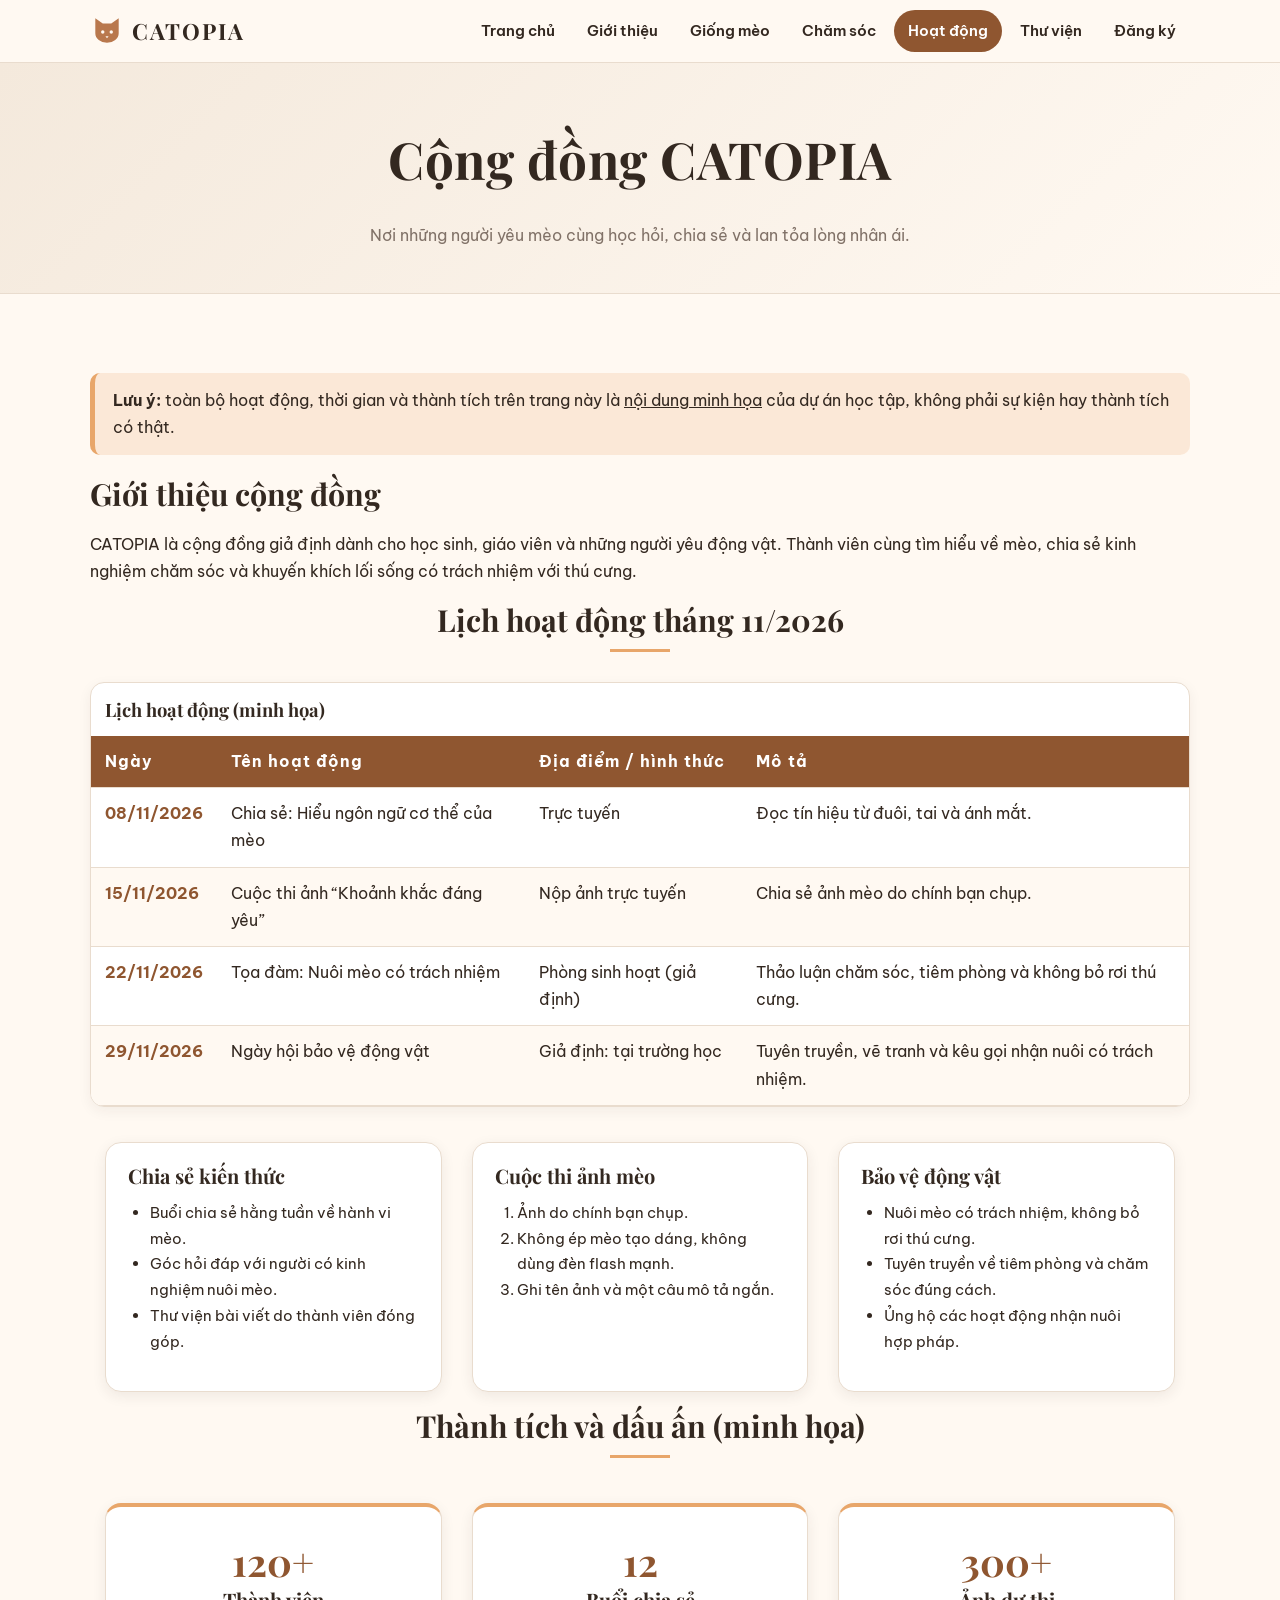
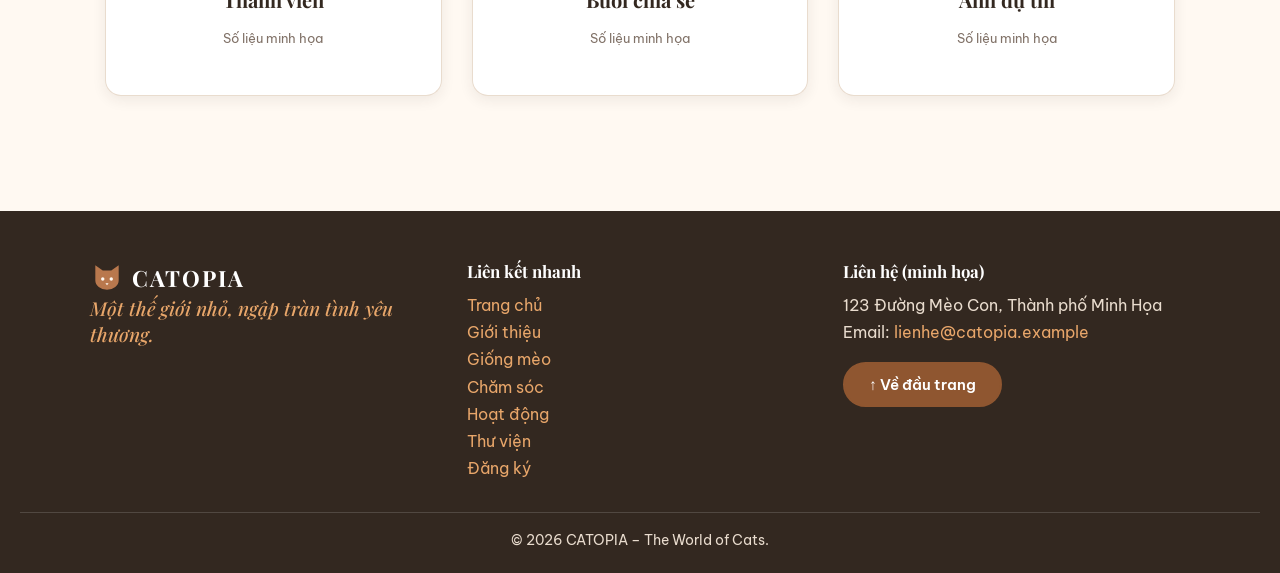
<file: activities.html>
<!DOCTYPE html>
<html lang="vi">
<head>
<meta charset="UTF-8">
<meta name="viewport" content="width=device-width, initial-scale=1">
<meta name="description" content="Lịch hoạt động, cuộc thi ảnh và các hoạt động bảo vệ động vật của cộng đồng CATOPIA (nội dung minh họa).">
<title>Cộng đồng CATOPIA | Hoạt động</title>
<link rel="preconnect" href="https://fonts.googleapis.com">
<link rel="stylesheet" href="https://fonts.googleapis.com/css2?family=Be+Vietnam+Pro:wght@400;600&family=Playfair+Display:ital,wght@0,600;0,700;1,500&display=swap">
<link rel="stylesheet" href="style.css">
</head>
<body id="top">
<header class="site-header"><div class="bar"><a class="logo" href="index.html"><svg viewBox="0 0 32 32" width="34" height="34" aria-hidden="true"><path d="M5 4l7 5h8l7-5v14a11 9 0 0 1-22 0z" fill="#B9784D"/><circle cx="12" cy="17" r="1.6" fill="#FFF9F2"/><circle cx="20" cy="17" r="1.6" fill="#FFF9F2"/><path d="M14.5 21h3L16 22.8z" fill="#FFF9F2"/></svg><span>CATOPIA</span></a><button class="menu-btn" type="button" aria-label="Mở menu" aria-expanded="false">☰</button><nav aria-label="Menu chính"><ul><li><a href="index.html">Trang chủ</a></li><li><a href="about.html">Giới thiệu</a></li><li><a href="breeds.html">Giống mèo</a></li><li><a href="care.html">Chăm sóc</a></li><li><a href="activities.html" class="active" aria-current="page">Hoạt động</a></li><li><a href="gallery.html">Thư viện</a></li><li><a href="register.html">Đăng ký</a></li></ul></nav></div></header>
<main>
<section class="page-head"><h1 id="main-title">Cộng đồng CATOPIA</h1><p>Nơi những người yêu mèo cùng học hỏi, chia sẻ và lan tỏa lòng nhân ái.</p></section><div class="section"><aside class="note"><p><strong>Lưu ý:</strong> toàn bộ hoạt động, thời gian và thành tích trên trang này là <u>nội dung minh họa</u> của dự án học tập, không phải sự kiện hay thành tích có thật.</p></aside><h2>Giới thiệu cộng đồng</h2><p>CATOPIA là cộng đồng giả định dành cho học sinh, giáo viên và những người yêu động vật. Thành viên cùng tìm hiểu về mèo, chia sẻ kinh nghiệm chăm sóc và khuyến khích lối sống có trách nhiệm với thú cưng.</p><h2 class="section-title">Lịch hoạt động tháng 11/2026</h2><div class="table-wrap"><table><caption>Lịch hoạt động (minh họa)</caption><thead><tr><th scope="col">Ngày</th><th scope="col">Tên hoạt động</th><th scope="col">Địa điểm / hình thức</th><th scope="col">Mô tả</th></tr></thead><tbody><tr><th scope="row">08/11/2026</th><td>Chia sẻ: Hiểu ngôn ngữ cơ thể của mèo</td><td>Trực tuyến</td><td>Đọc tín hiệu từ đuôi, tai và ánh mắt.</td></tr><tr><th scope="row">15/11/2026</th><td>Cuộc thi ảnh “Khoảnh khắc đáng yêu”</td><td>Nộp ảnh trực tuyến</td><td>Chia sẻ ảnh mèo do chính bạn chụp.</td></tr><tr><th scope="row">22/11/2026</th><td>Tọa đàm: Nuôi mèo có trách nhiệm</td><td>Phòng sinh hoạt (giả định)</td><td>Thảo luận chăm sóc, tiêm phòng và không bỏ rơi thú cưng.</td></tr><tr><th scope="row">29/11/2026</th><td>Ngày hội bảo vệ động vật</td><td>Giả định: tại trường học</td><td>Tuyên truyền, vẽ tranh và kêu gọi nhận nuôi có trách nhiệm.</td></tr></tbody></table></div><div class="row"><div class="block_3"><article class="card"><div class="body"><h3>Chia sẻ kiến thức</h3><ul><li>Buổi chia sẻ hằng tuần về hành vi mèo.</li><li>Góc hỏi đáp với người có kinh nghiệm nuôi mèo.</li><li>Thư viện bài viết do thành viên đóng góp.</li></ul></div></article></div><div class="block_3"><article class="card"><div class="body"><h3>Cuộc thi ảnh mèo</h3><ol><li>Ảnh do chính bạn chụp.</li><li>Không ép mèo tạo dáng, không dùng đèn flash mạnh.</li><li>Ghi tên ảnh và một câu mô tả ngắn.</li></ol></div></article></div><div class="block_3"><article class="card"><div class="body"><h3>Bảo vệ động vật</h3><ul><li>Nuôi mèo có trách nhiệm, không bỏ rơi thú cưng.</li><li>Tuyên truyền về tiêm phòng và chăm sóc đúng cách.</li><li>Ủng hộ các hoạt động nhận nuôi hợp pháp.</li></ul></div></article></div></div><h2 class="section-title">Thành tích và dấu ấn (minh họa)</h2><div class="row"><div class="block_3"><div class="card slogan-card"><span class="num">120+</span><h3>Thành viên</h3><p><small>Số liệu minh họa</small></p></div></div><div class="block_3"><div class="card slogan-card"><span class="num">12</span><h3>Buổi chia sẻ</h3><p><small>Số liệu minh họa</small></p></div></div><div class="block_3"><div class="card slogan-card"><span class="num">300+</span><h3>Ảnh dự thi</h3><p><small>Số liệu minh họa</small></p></div></div></div></div>
</main>
<footer class="site-footer"><div class="bar cols"><div><a class="logo" href="index.html"><svg viewBox="0 0 32 32" width="34" height="34" aria-hidden="true"><path d="M5 4l7 5h8l7-5v14a11 9 0 0 1-22 0z" fill="#B9784D"/><circle cx="12" cy="17" r="1.6" fill="#FFF9F2"/><circle cx="20" cy="17" r="1.6" fill="#FFF9F2"/><path d="M14.5 21h3L16 22.8z" fill="#FFF9F2"/></svg><span>CATOPIA</span></a><p class="slogan">Một thế giới nhỏ, ngập tràn tình yêu thương.</p></div><div><h3>Liên kết nhanh</h3><ul><li><a href="index.html">Trang chủ</a></li><li><a href="about.html">Giới thiệu</a></li><li><a href="breeds.html">Giống mèo</a></li><li><a href="care.html">Chăm sóc</a></li><li><a href="activities.html">Hoạt động</a></li><li><a href="gallery.html">Thư viện</a></li><li><a href="register.html">Đăng ký</a></li></ul></div><div><h3>Liên hệ (minh họa)</h3><p>123 Đường Mèo Con, Thành phố Minh Họa<br>Email: <a href="mailto:lienhe@catopia.example">lienhe@catopia.example</a></p><a class="btn" href="#top">↑ Về đầu trang</a></div></div><p class="copy">© 2026 CATOPIA – The World of Cats.</p></footer>
<script>
var b=document.querySelector('.menu-btn'),n=document.querySelector('nav');b.addEventListener('click',function(){var o=n.classList.toggle('open');b.setAttribute('aria-expanded',o);});
</script>
</body>
</html>
</file>
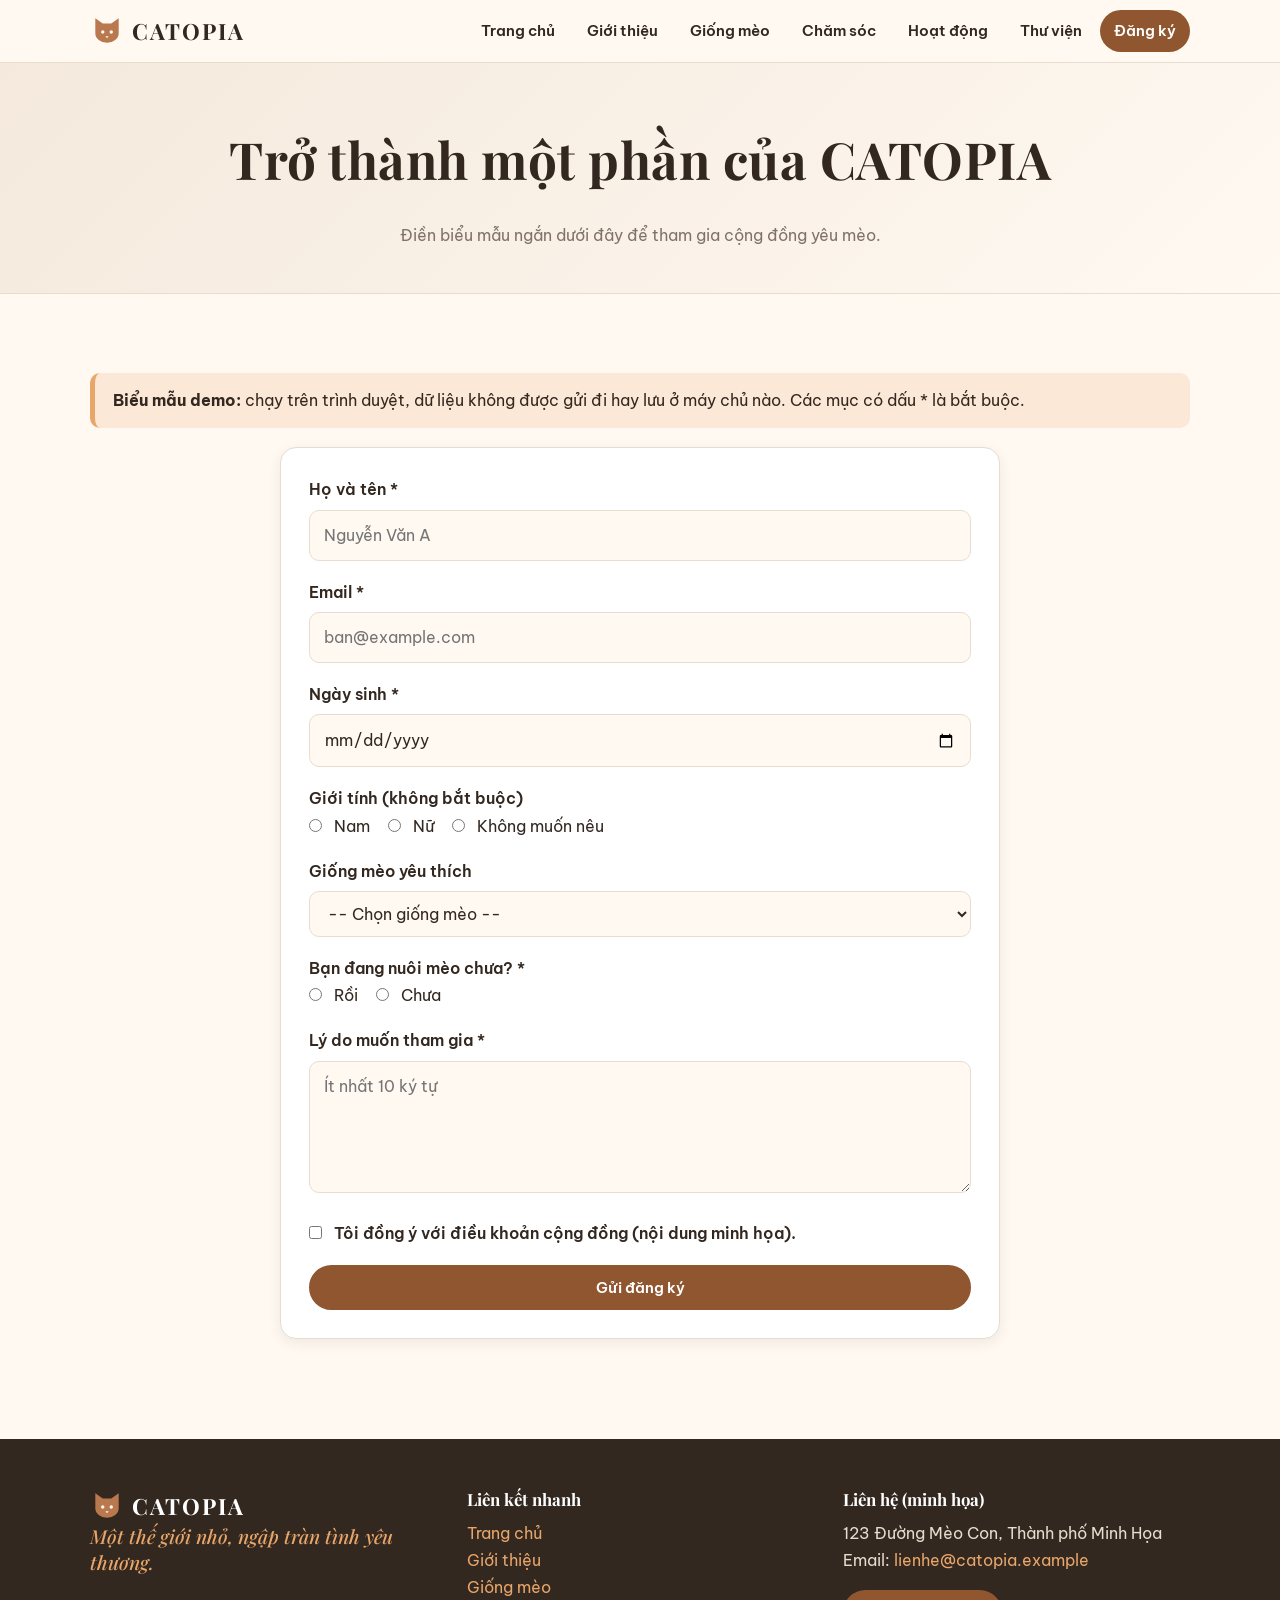
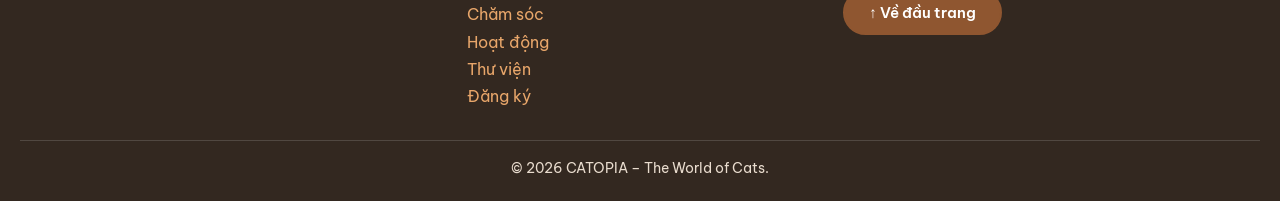
<file: register.html>
<!DOCTYPE html>
<html lang="vi">
<head>
<meta charset="UTF-8">
<meta name="viewport" content="width=device-width, initial-scale=1">
<meta name="description" content="Biểu mẫu đăng ký tham gia cộng đồng CATOPIA (bản demo chạy trên trình duyệt).">
<title>Đăng ký thành viên | CATOPIA</title>
<link rel="preconnect" href="https://fonts.googleapis.com">
<link rel="stylesheet" href="https://fonts.googleapis.com/css2?family=Be+Vietnam+Pro:wght@400;600&family=Playfair+Display:ital,wght@0,600;0,700;1,500&display=swap">
<link rel="stylesheet" href="style.css">
</head>
<body id="top">
<header class="site-header"><div class="bar"><a class="logo" href="index.html"><svg viewBox="0 0 32 32" width="34" height="34" aria-hidden="true"><path d="M5 4l7 5h8l7-5v14a11 9 0 0 1-22 0z" fill="#B9784D"/><circle cx="12" cy="17" r="1.6" fill="#FFF9F2"/><circle cx="20" cy="17" r="1.6" fill="#FFF9F2"/><path d="M14.5 21h3L16 22.8z" fill="#FFF9F2"/></svg><span>CATOPIA</span></a><button class="menu-btn" type="button" aria-label="Mở menu" aria-expanded="false">☰</button><nav aria-label="Menu chính"><ul><li><a href="index.html">Trang chủ</a></li><li><a href="about.html">Giới thiệu</a></li><li><a href="breeds.html">Giống mèo</a></li><li><a href="care.html">Chăm sóc</a></li><li><a href="activities.html">Hoạt động</a></li><li><a href="gallery.html">Thư viện</a></li><li><a href="register.html" class="active" aria-current="page">Đăng ký</a></li></ul></nav></div></header>
<main>
<section class="page-head"><h1 id="main-title">Trở thành một phần của CATOPIA</h1><p>Điền biểu mẫu ngắn dưới đây để tham gia cộng đồng yêu mèo.</p></section><div class="section"><aside class="note"><p><strong>Biểu mẫu demo:</strong> chạy trên trình duyệt, dữ liệu không được gửi đi hay lưu ở máy chủ nào. Các mục có dấu * là bắt buộc.</p></aside><p id="ok" class="ok" role="status" hidden></p><form id="reg"><div><label for="ten">Họ và tên *</label><input id="ten" name="ten" type="text" required autocomplete="name" placeholder="Nguyễn Văn A"></div><div><label for="email">Email *</label><input id="email" name="email" type="email" required placeholder="ban@example.com"></div><div><label for="ns">Ngày sinh *</label><input id="ns" name="ns" type="date" required></div><fieldset><legend>Giới tính (không bắt buộc)</legend><label><input type="radio" name="gt" value="nam"> Nam</label><label><input type="radio" name="gt" value="nu"> Nữ</label><label><input type="radio" name="gt" value="khac"> Không muốn nêu</label></fieldset><div><label for="giong">Giống mèo yêu thích</label><select id="giong" name="giong"><option value="">-- Chọn giống mèo --</option><option value="persian">Mèo Ba Tư</option><option value="british">Mèo Anh lông ngắn</option><option value="siamese">Mèo Xiêm</option><option value="mainecoon">Mèo Maine Coon</option><option value="bengal">Mèo Bengal</option><option value="ragdoll">Mèo Ragdoll</option><option value="chuabiet">Chưa biết</option></select></div><fieldset><legend>Bạn đang nuôi mèo chưa? *</legend><label><input type="radio" name="nuoi" value="co" required> Rồi</label><label><input type="radio" name="nuoi" value="chua"> Chưa</label></fieldset><div><label for="lydo">Lý do muốn tham gia *</label><textarea id="lydo" name="lydo" rows="4" required minlength="10" placeholder="Ít nhất 10 ký tự"></textarea></div><label><input type="checkbox" name="dk" required> Tôi đồng ý với điều khoản cộng đồng (nội dung minh họa).</label><button class="btn" type="submit">Gửi đăng ký</button></form></div>
</main>
<footer class="site-footer"><div class="bar cols"><div><a class="logo" href="index.html"><svg viewBox="0 0 32 32" width="34" height="34" aria-hidden="true"><path d="M5 4l7 5h8l7-5v14a11 9 0 0 1-22 0z" fill="#B9784D"/><circle cx="12" cy="17" r="1.6" fill="#FFF9F2"/><circle cx="20" cy="17" r="1.6" fill="#FFF9F2"/><path d="M14.5 21h3L16 22.8z" fill="#FFF9F2"/></svg><span>CATOPIA</span></a><p class="slogan">Một thế giới nhỏ, ngập tràn tình yêu thương.</p></div><div><h3>Liên kết nhanh</h3><ul><li><a href="index.html">Trang chủ</a></li><li><a href="about.html">Giới thiệu</a></li><li><a href="breeds.html">Giống mèo</a></li><li><a href="care.html">Chăm sóc</a></li><li><a href="activities.html">Hoạt động</a></li><li><a href="gallery.html">Thư viện</a></li><li><a href="register.html">Đăng ký</a></li></ul></div><div><h3>Liên hệ (minh họa)</h3><p>123 Đường Mèo Con, Thành phố Minh Họa<br>Email: <a href="mailto:lienhe@catopia.example">lienhe@catopia.example</a></p><a class="btn" href="#top">↑ Về đầu trang</a></div></div><p class="copy">© 2026 CATOPIA – The World of Cats.</p></footer>
<script>
var b=document.querySelector('.menu-btn'),n=document.querySelector('nav');b.addEventListener('click',function(){var o=n.classList.toggle('open');b.setAttribute('aria-expanded',o);});
document.getElementById('reg').addEventListener('submit',function(e){e.preventDefault();var m=document.getElementById('ok');m.textContent='Cảm ơn '+this.elements.ten.value+'! Đây là biểu mẫu demo chạy trên trình duyệt: dữ liệu chưa được gửi hay lưu ở máy chủ nào.';m.hidden=false;m.scrollIntoView({behavior:'smooth',block:'center'});this.reset();});
</script>
</body>
</html>
</file>
<file: style.css>
/* CATOPIA – style.css dùng chung cho cả 7 trang */
/* 1. Biến màu và reset */
:root{--bg:#FFF9F2;--bg2:#F4E9DC;--main:#B9784D;--main-dark:#8F5630;--accent:#E8A66A;--text:#332820;--muted:#817268;--white:#FFFFFF;--line:#E9DCCE}
/* --main-dark là tông đậm hơn của màu chủ đạo, dùng cho nền nút/chữ trắng để dễ đọc */
*{box-sizing:border-box;margin:0;padding:0}
html{scroll-behavior:smooth}
body{font-family:'Be Vietnam Pro',Arial,sans-serif;line-height:1.7;background-color:var(--bg);color:var(--text)}
h1,h2,h3{font-family:'Playfair Display',Georgia,serif;line-height:1.25;margin-bottom:.6em}
h1{font-size:clamp(2rem,5vw,3.2rem)}
h2{font-size:1.9rem}
h3{font-size:1.25rem}
p{margin-bottom:1rem;color:var(--text)}
a{color:var(--main-dark);transition:color .3s}
a:hover{color:var(--main)}
ul,ol{margin:0 0 1rem 1.4rem}
img{display:block;max-width:100%;object-fit:cover;background:linear-gradient(135deg,var(--bg2),var(--accent))}
small{color:var(--muted)}
mark{background-color:rgba(232,166,106,.45);padding:0 4px;border-radius:4px}
code{background-color:var(--bg2);padding:2px 6px;border-radius:6px}
hr{border:0;border-top:1px dashed var(--main);margin:2rem 0}
blockquote{border-left:4px solid var(--accent);background-color:var(--bg2);padding:14px 20px;margin:1rem 0;font-style:italic}
blockquote::before{content:"“";font:700 2rem/1 Georgia,serif;color:var(--main)}
:focus-visible{outline:3px solid var(--accent);outline-offset:3px}
#main-title{letter-spacing:.5px}
section[id]{scroll-margin-top:90px}
/* 2. Header và điều hướng */
.bar{max-width:1140px;margin:0 auto;padding:0 20px;display:flex;justify-content:space-between;align-items:center;position:relative}
.site-header{position:sticky;top:0;z-index:100;padding:10px 0;background-color:rgba(255,249,242,.96);border-bottom:1px solid var(--line)}
.logo{display:flex;align-items:center;gap:8px;text-decoration:none}
.logo span{font:700 1.4rem 'Playfair Display',Georgia,serif;letter-spacing:2px;color:var(--text)}
nav ul{display:flex;gap:4px;list-style:none;margin:0}
nav a{display:block;padding:8px 14px;border-radius:999px;text-decoration:none;color:var(--text);font-weight:600;font-size:.95rem;transition:background-color .3s,color .3s}
nav a:hover{background-color:var(--bg2);color:var(--main-dark)}
nav a.active{background-color:var(--main-dark);color:var(--white)}
.menu-btn{display:none;background:none;border:1px solid var(--line);border-radius:8px;padding:2px 12px;font-size:1.4rem;color:var(--text);cursor:pointer}
/* 3. Banner (hero): ảnh nền + lớp phủ gradient */
.hero{background-image:linear-gradient(rgba(51,40,32,.78),rgba(51,40,32,.35)),url(../images/banner.jpg);background-size:cover;background-position:center;background-color:var(--main-dark);min-height:80vh;padding:80px 20px;display:flex;flex-direction:column;justify-content:center;align-items:center;text-align:center;color:white}
.hero>*{animation:fadeUp .9s ease both}
.hero p{max-width:640px;color:white}
.hero .slogan{color:var(--accent);font-size:1.6rem}
.hero #main-title{text-shadow:0 3px 14px rgba(0,0,0,.5)}
.hero .cta{animation-delay:.3s}
.cta{display:flex;gap:14px;flex-wrap:wrap;justify-content:center;margin-top:10px}
.slogan{font:italic 500 1.2rem 'Playfair Display',Georgia,serif;color:var(--accent)}
.page-head{text-align:center;padding:64px 20px 44px;background-image:linear-gradient(135deg,var(--bg2),var(--bg));border-bottom:1px solid var(--line);animation:fadeUp .7s ease both}
.page-head p{max-width:640px;margin:0 auto;color:var(--muted)}
@keyframes fadeUp{from{opacity:0;transform:translateY(22px)}to{opacity:1;transform:none}}
/* 4. Bố cục Flexbox bắt buộc: .row và .block_3 */
.row{display:flex;flex-wrap:wrap;width:100%;justify-content:center;align-items:stretch}
.block_3{width:33.333333%;padding:15px}
.row .block_3{display:flex}
.row .block_3>*{width:100%}
.section{max-width:1140px;margin:0 auto;padding:60px 20px}
.alt{background-color:var(--bg2)}
.prose{max-width:820px}
.section-title{text-align:center}
.section-title::after{content:"";display:block;width:60px;height:3px;background-color:var(--accent);margin:10px auto 30px}
.split{display:flex;flex-wrap:wrap;gap:36px;align-items:center;margin:40px 0}
.split>*{flex:1 1 320px;min-width:0}
.split img{width:100%;max-height:420px;border-radius:16px;box-shadow:0 8px 24px rgba(51,40,32,.15);transition:transform .5s ease}
.split img:hover{transform:scale(1.04)}
figure{margin:1.2rem 0}
figcaption{font-size:.88rem;color:var(--muted);text-align:center;margin-top:8px;font-style:italic}
/* 5. Thẻ (card), hộp thông tin, nút */
.card{margin:0;background-color:var(--white);border:1px solid var(--line);border-radius:16px;box-shadow:0 4px 14px rgba(51,40,32,.08);overflow:hidden;transition:transform .3s ease,box-shadow .3s ease}
.card:hover{transform:translateY(-6px);box-shadow:0 14px 30px rgba(51,40,32,.16)}
.card img{width:100%;height:220px;transition:transform .5s ease}
.card:hover img{transform:scale(1.07)}
.card ul,.card ol{font-size:.95rem}
.body{padding:20px 22px}
.slogan-card{text-align:center;padding:28px 22px;border-top:4px solid var(--accent)}
.num{display:block;font:700 2.4rem 'Playfair Display',Georgia,serif;color:var(--main-dark)}
.note{background-color:rgba(232,166,106,.2);border-left:5px solid var(--accent);border-radius:10px;padding:14px 18px;margin:1.2rem 0}
.note p{margin:0}
.btn{display:inline-block;padding:11px 24px;border:2px solid var(--main-dark);border-radius:999px;background-color:var(--main-dark);color:var(--white);font:600 .95rem 'Be Vietnam Pro',Arial,sans-serif;text-decoration:none;cursor:pointer;transition:background-color .3s,color .3s,transform .2s}
.btn:hover,.btn:focus-visible{background-color:var(--accent);border-color:var(--accent);color:var(--text)}
.btn:active{transform:scale(.96)}
.btn.ghost{background-color:transparent;border-color:var(--white)}
.btn.ghost:hover{background-color:var(--white);border-color:var(--white);color:var(--main-dark)}
/* 6. Bảng */
.table-wrap{overflow-x:auto;margin:20px 0;border:1px solid var(--line);border-radius:14px;background-color:var(--white);box-shadow:0 4px 14px rgba(51,40,32,.06)}
table{width:100%;min-width:640px;border-collapse:collapse}
caption{padding:14px;font:700 1.15rem 'Playfair Display',Georgia,serif;text-align:left}
th,td{padding:12px 14px;text-align:left;vertical-align:top;border-bottom:1px solid var(--line)}
thead th{background-color:var(--main-dark);color:var(--white);letter-spacing:1px}
tbody th{color:var(--main-dark)}
tbody tr{transition:background-color .25s}
tbody tr:nth-child(even){background-color:var(--bg)}
tbody tr:hover{background-color:rgba(232,166,106,.3)}
/* 7. Thư viện ảnh (CSS Grid) và video */
.gallery{display:grid;grid-template-columns:repeat(3,1fr);gap:20px}
.shot img{height:240px}
.shot figcaption{margin:0;padding:12px 16px}
.video-box{max-width:720px;margin:0 auto;text-align:center;border:2px dashed var(--accent)}
/* 8. Biểu mẫu */
form{display:grid;gap:18px;max-width:720px;margin:0 auto;padding:28px;background-color:var(--white);border:1px solid var(--line);border-radius:16px;box-shadow:0 4px 14px rgba(51,40,32,.08)}
label,legend{font-weight:600}
fieldset{border:0}
fieldset label{display:inline-block;margin-right:18px;font-weight:400}
input,select,textarea{width:100%;margin-top:6px;padding:11px 14px;border:1.5px solid var(--line);border-radius:10px;font:inherit;background-color:var(--bg);color:var(--text);transition:border-color .3s}
input[type=radio],input[type=checkbox]{width:auto;margin:0 8px 0 0}
input:focus,select:focus,textarea:focus{border-color:var(--main)}
textarea{min-height:120px;resize:vertical}
.ok{max-width:720px;margin:0 auto 18px;padding:14px 18px;border:1px solid #1E7B4F;border-radius:12px;background-color:#E7F5EC;color:#14532D}
/* 9. Minh họa độ ưu tiên (specificity): element < class < ID < inline < !important */
.demo p{padding:8px 14px;margin-bottom:8px;border-left:5px solid var(--line);background-color:var(--white)}
.demo p:first-child{font-weight:700}
.demo p::before{content:"▸ "}
.d-class{color:var(--main-dark)}
#d-id,#d-in,#d-imp{color:#C0392B}
.d-imp{color:#6A3FA0!important}
/* 10. Footer */
.site-footer{margin-top:40px;padding:50px 0 20px;background-color:var(--text);color:var(--line)}
.site-footer .cols{align-items:flex-start;gap:30px;flex-wrap:wrap}
.site-footer .cols>div{flex:1 1 220px}
.site-footer h3{color:var(--white);font-size:1.05rem}
.site-footer ul{list-style:none;margin:0}
.site-footer p{color:var(--line)}
.site-footer .slogan{color:var(--accent)}
.site-footer .logo span{color:var(--white)}
.site-footer a{color:var(--accent);text-decoration:none}
.site-footer a:hover{color:var(--white)}
.site-footer .btn{color:var(--white)}
.site-footer .btn:hover{color:var(--text)}
.copy{margin:30px 20px 0;padding-top:16px;border-top:1px solid rgba(255,255,255,.15);text-align:center;font-size:.88rem}
/* 11. Responsive */
@media (max-width:768px){
.block_3{width:50%}
.gallery{grid-template-columns:repeat(2,1fr)}
.menu-btn{display:block}
nav ul{display:none;position:absolute;top:100%;left:0;right:0;flex-direction:column;padding:10px;background-color:var(--bg);border:1px solid var(--line);border-radius:0 0 14px 14px;box-shadow:0 12px 24px rgba(51,40,32,.12)}
nav.open ul{display:flex}
h2{font-size:1.6rem}
.section{padding:44px 16px}
}
@media (max-width:480px){
.block_3{width:100%}
.gallery{grid-template-columns:1fr}
.hero{min-height:70vh}
.btn{width:100%;text-align:center}
}
/* Tôn trọng người dùng muốn giảm chuyển động (một trường hợp cần !important) */
@media (prefers-reduced-motion:reduce){*{animation:none!important;transition:none!important}}
</file>
